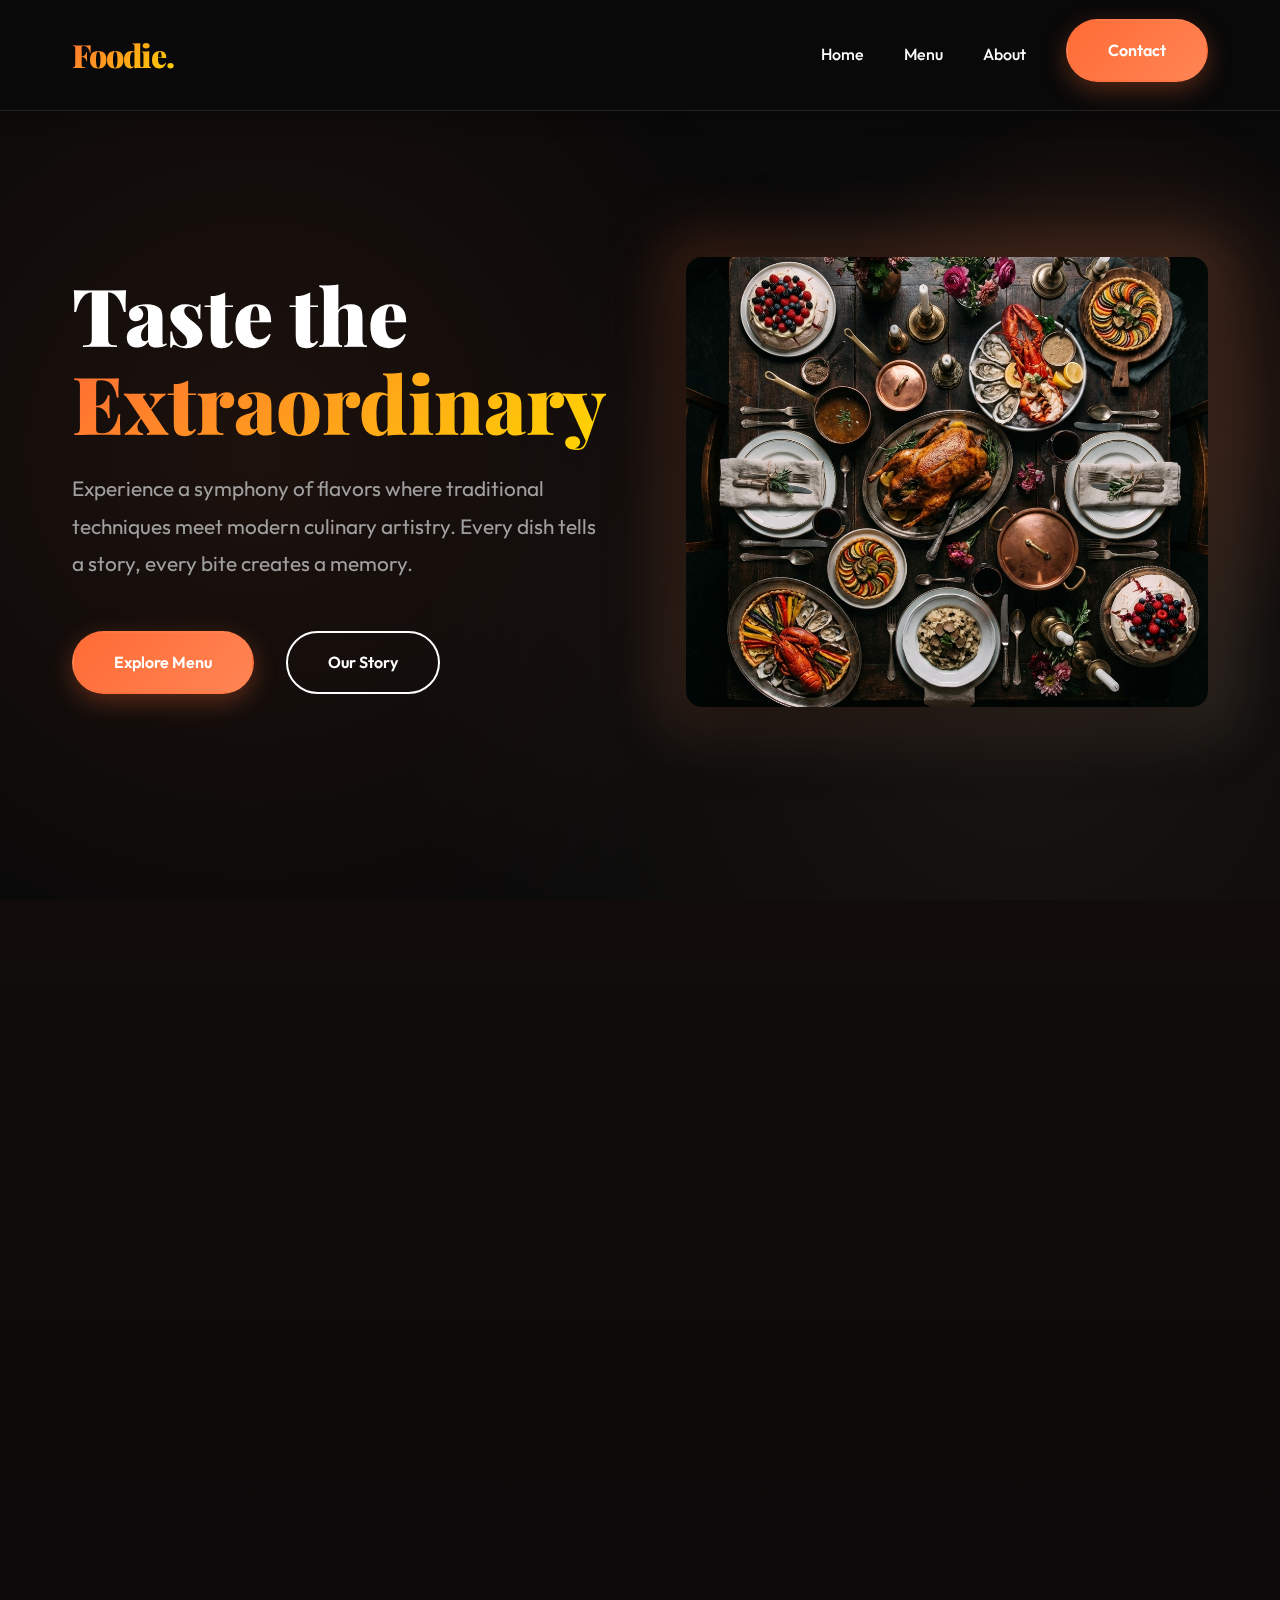
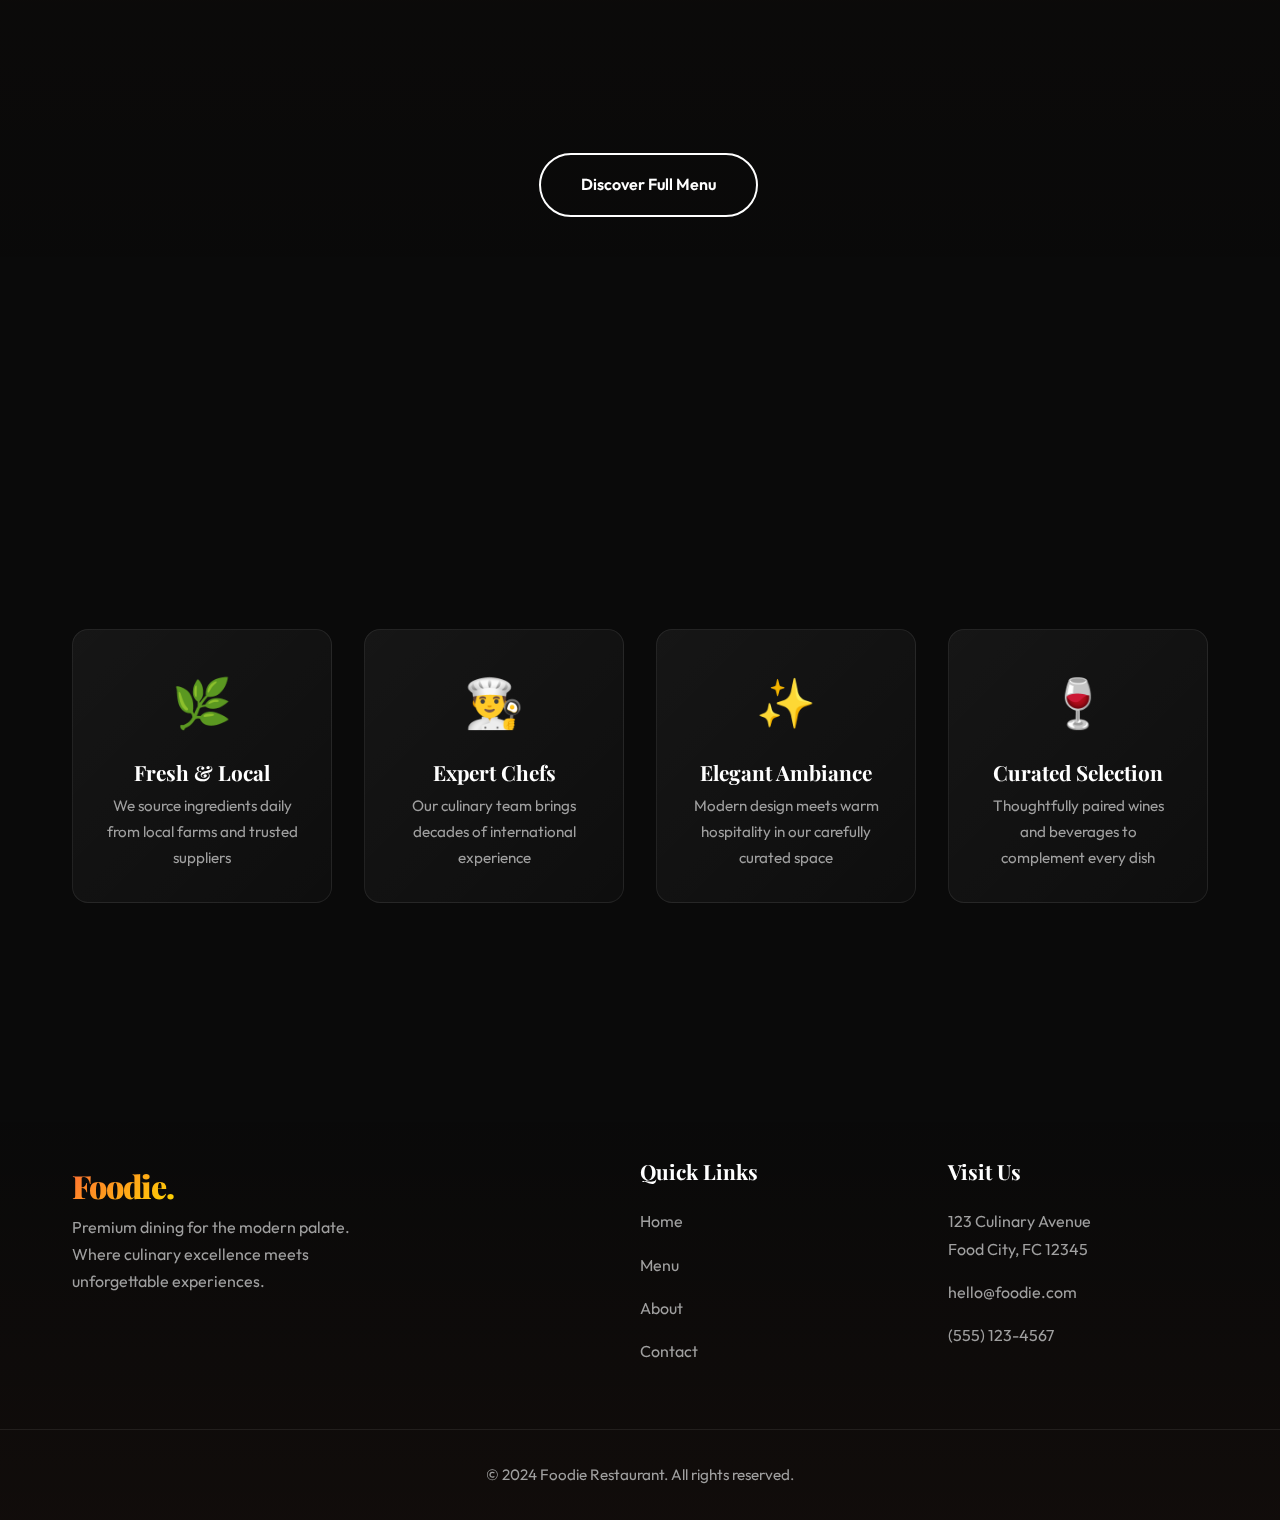
<file: foodie/index.html>
<!DOCTYPE html>
<html lang="en">

<head>
  <meta charset="utf-8">
  <meta name="viewport" content="width=device-width,initial-scale=1">
  <title>Foodie | Premium Culinary Experience</title>
  <link rel="stylesheet" href="style.css">
</head>

<body>
  <header id="main-header">
    <nav class="container">
      <a href="index.html" class="logo">Foodie.</a>
      <ul class="nav-links">
        <li><a href="index.html">Home</a></li>
        <li><a href="menu.html">Menu</a></li>
        <li><a href="about.html">About</a></li>
        <li><a href="contact.html" class="btn-primary">Contact</a></li>
      </ul>
      <button class="mobile-toggle" aria-label="Toggle navigation">
        <span class="bar"></span>
        <span class="bar"></span>
        <span class="bar"></span>
      </button>
    </nav>
  </header>

  <main>
    <section id="hero">
      <div class="container hero-content">
        <div class="hero-text">
          <h1>Taste the <span class="highlight">Extraordinary</span></h1>
          <p>Experience a symphony of flavors where traditional techniques meet modern culinary artistry. Every dish
            tells a story, every bite creates a memory.</p>
          <div class="hero-btns">
            <a href="menu.html" class="btn-primary">Explore Menu</a>
            <a href="about.html" class="btn-secondary">Our Story</a>
          </div>
        </div>

        <div class="hero-image-wrapper">
          <img src="images/hero.png" alt="Exquisite plated dish" />
        </div>
      </div>
    </section>

    <section id="featured"
      style="padding:6rem 0; background: linear-gradient(180deg, rgba(255,107,53,0.03), transparent);">
      <div class="container">
        <div class="section-header">
          <h2>Chef's Signature Selection</h2>
          <p>Handpicked masterpieces that define our culinary philosophy. These are the dishes our guests return for,
            time and time again.</p>
        </div>

        <div class="menu-grid">
          <article class="menu-item" data-category="mains">
            <div class="menu-img-wrapper">
              <img src="images/steak.png" alt="Premium ribeye steak" />
            </div>
            <div class="menu-info">
              <h3>Cast Iron Ribeye <span class="price">$28</span></h3>
              <p>Premium 12oz ribeye, aged to perfection, served with herb-infused butter, roasted baby potatoes, and
                seasonal vegetables.</p>
            </div>
          </article>

          <article class="menu-item" data-category="mains">
            <div class="menu-img-wrapper">
              <img src="images/pasta.svg" alt="Artisan pasta" />
            </div>
            <div class="menu-info">
              <h3>Truffle Mushroom Pasta <span class="price">$18</span></h3>
              <p>Hand-cut artisan pasta tossed with wild forest mushrooms, aged parmesan, and finished with premium
                truffle oil.</p>
            </div>
          </article>

          <article class="menu-item" data-category="desserts">
            <div class="menu-img-wrapper">
              <img src="images/dessert.svg" alt="Elegant dessert" />
            </div>
            <div class="menu-info">
              <h3>Honey Almond Panna Cotta <span class="price">$10</span></h3>
              <p>Silky smooth Italian panna cotta infused with honey, topped with toasted almonds and seasonal fruit
                compote.</p>
            </div>
          </article>
        </div>

        <div style="text-align:center; margin-top:3rem;">
          <a href="menu.html" class="btn-secondary">Discover Full Menu</a>
        </div>
      </div>
    </section>

    <section style="padding:6rem 0;">
      <div class="container">
        <div class="section-header">
          <h2>Why Choose Foodie</h2>
          <p>We're committed to excellence in every aspect of your dining experience</p>
        </div>

        <div class="values-grid">
          <div class="value-card">
            <div class="value-icon">🌿</div>
            <h4>Fresh & Local</h4>
            <p>We source ingredients daily from local farms and trusted suppliers</p>
          </div>

          <div class="value-card">
            <div class="value-icon">👨‍🍳</div>
            <h4>Expert Chefs</h4>
            <p>Our culinary team brings decades of international experience</p>
          </div>

          <div class="value-card">
            <div class="value-icon">✨</div>
            <h4>Elegant Ambiance</h4>
            <p>Modern design meets warm hospitality in our carefully curated space</p>
          </div>

          <div class="value-card">
            <div class="value-icon">🍷</div>
            <h4>Curated Selection</h4>
            <p>Thoughtfully paired wines and beverages to complement every dish</p>
          </div>
        </div>
      </div>
    </section>
  </main>

  <footer>
    <div class="container footer-content">
      <div class="footer-brand">
        <a href="index.html" class="logo">Foodie.</a>
        <p>Premium dining for the modern palate. Where culinary excellence meets unforgettable experiences.</p>
      </div>
      <div class="footer-links">
        <h4>Quick Links</h4>
        <ul>
          <li><a href="index.html">Home</a></li>
          <li><a href="menu.html">Menu</a></li>
          <li><a href="about.html">About</a></li>
          <li><a href="contact.html">Contact</a></li>
        </ul>
      </div>
      <div class="footer-contact">
        <h4>Visit Us</h4>
        <p>123 Culinary Avenue<br>Food City, FC 12345</p>
        <p>hello@foodie.com</p>
        <p>(555) 123-4567</p>
      </div>
    </div>
    <div class="footer-bottom">
      <p>&copy; 2024 Foodie Restaurant. All rights reserved.</p>
    </div>
  </footer>

  <script src="script.js"></script>
</body>

</html>
</file>
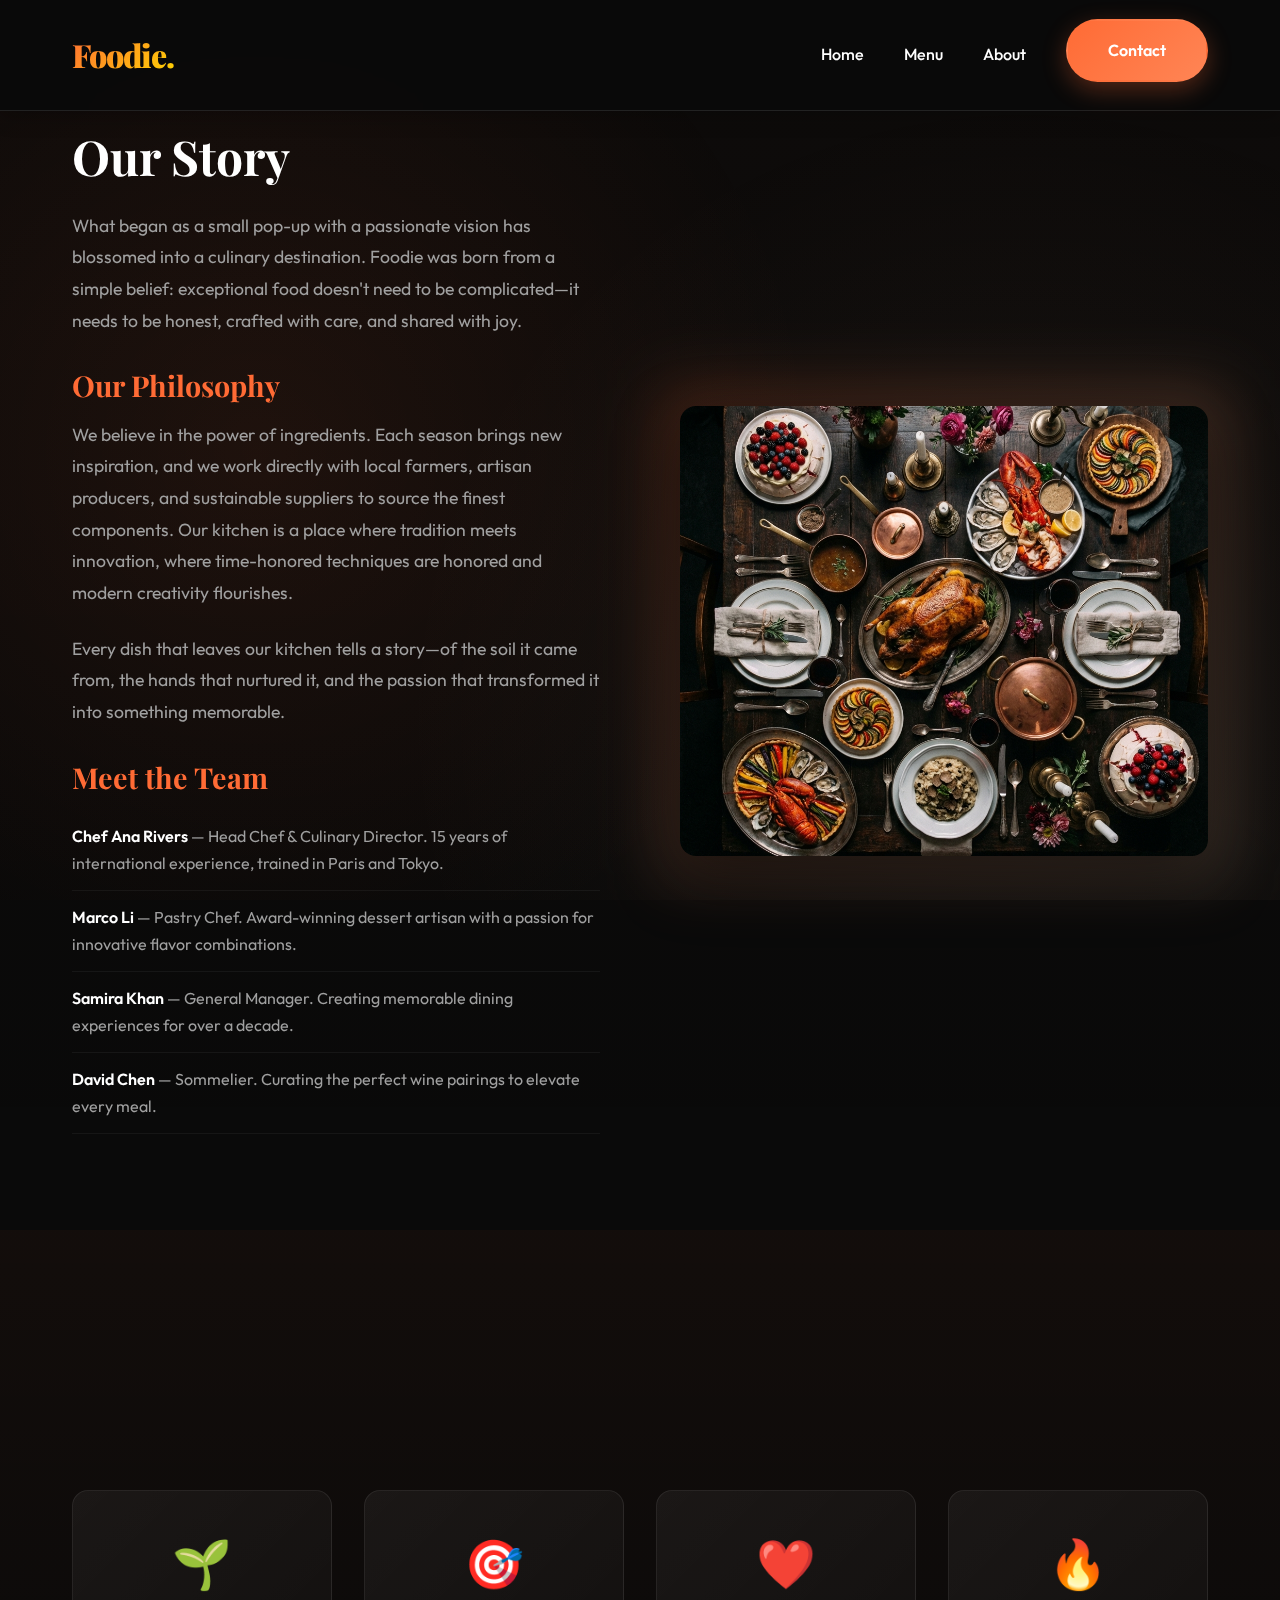
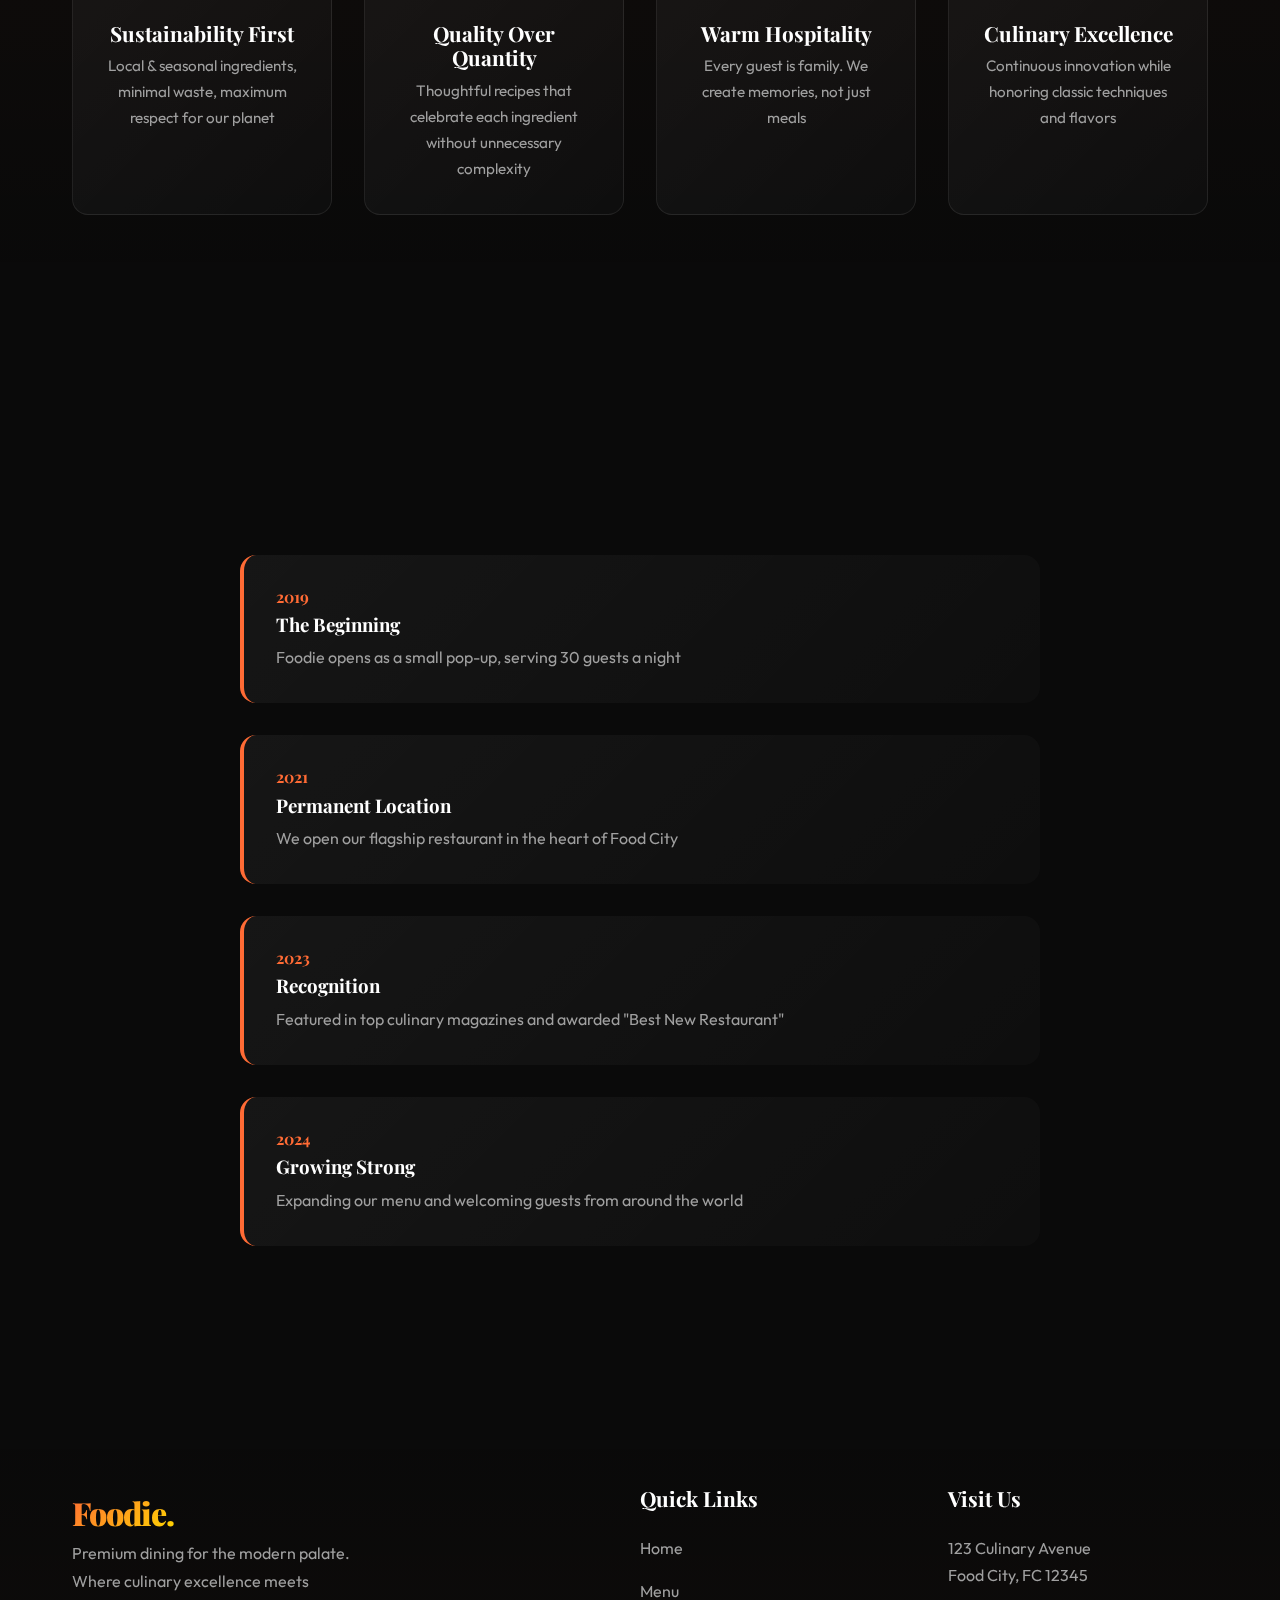
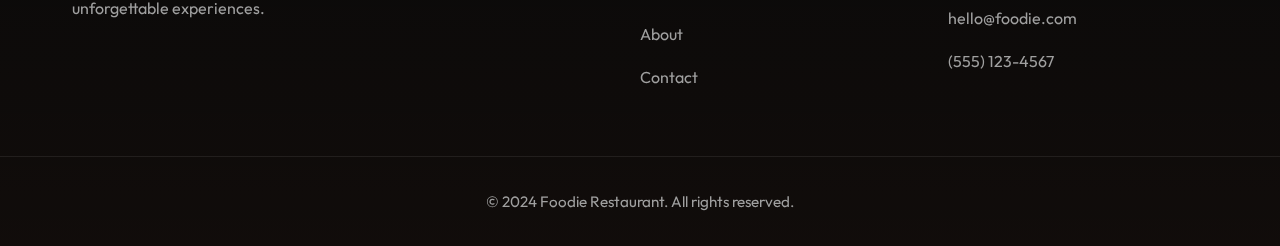
<file: foodie/about.html>
<!DOCTYPE html>
<html lang="en">

<head>
  <meta charset="utf-8">
  <meta name="viewport" content="width=device-width,initial-scale=1">
  <title>About Us — Foodie</title>
  <link rel="stylesheet" href="style.css">
</head>

<body>
  <header id="main-header">
    <nav class="container">
      <a href="index.html" class="logo">Foodie.</a>
      <ul class="nav-links">
        <li><a href="index.html">Home</a></li>
        <li><a href="menu.html">Menu</a></li>
        <li><a href="about.html">About</a></li>
        <li><a href="contact.html" class="btn-primary">Contact</a></li>
      </ul>
      <button class="mobile-toggle" aria-label="Toggle navigation">
        <span class="bar"></span>
        <span class="bar"></span>
        <span class="bar"></span>
      </button>
    </nav>
  </header>

  <main>
    <section id="about" style="padding:8rem 0 6rem;">
      <div class="container about-content">
        <div class="about-text">
          <h2>Our Story</h2>
          <p>What began as a small pop-up with a passionate vision has blossomed into a culinary destination. Foodie was
            born from a simple belief: exceptional food doesn't need to be complicated—it needs to be honest, crafted
            with care, and shared with joy.</p>

          <h3>Our Philosophy</h3>
          <p>We believe in the power of ingredients. Each season brings new inspiration, and we work directly with local
            farmers, artisan producers, and sustainable suppliers to source the finest components. Our kitchen is a
            place where tradition meets innovation, where time-honored techniques are honored and modern creativity
            flourishes.</p>

          <p>Every dish that leaves our kitchen tells a story—of the soil it came from, the hands that nurtured it, and
            the passion that transformed it into something memorable.</p>

          <h3>Meet the Team</h3>
          <ul>
            <li><strong>Chef Ana Rivers</strong> — Head Chef & Culinary Director. 15 years of international experience,
              trained in Paris and Tokyo.</li>
            <li><strong>Marco Li</strong> — Pastry Chef. Award-winning dessert artisan with a passion for innovative
              flavor combinations.</li>
            <li><strong>Samira Khan</strong> — General Manager. Creating memorable dining experiences for over a decade.
            </li>
            <li><strong>David Chen</strong> — Sommelier. Curating the perfect wine pairings to elevate every meal.</li>
          </ul>
        </div>

        <div class="about-image-wrapper">
          <img src="images/hero.png" alt="Our chef carefully plating a masterpiece" />
        </div>
      </div>
    </section>

    <section style="padding:5rem 0; background:linear-gradient(180deg, rgba(255,107,53,0.04), transparent);">
      <div class="container">
        <div class="section-header">
          <h2>Our Core Values</h2>
          <p>The principles that guide everything we do</p>
        </div>
        <div class="values-grid">
          <div class="value-card">
            <div class="value-icon">🌱</div>
            <h4>Sustainability First</h4>
            <p>Local & seasonal ingredients, minimal waste, maximum respect for our planet</p>
          </div>
          <div class="value-card">
            <div class="value-icon">🎯</div>
            <h4>Quality Over Quantity</h4>
            <p>Thoughtful recipes that celebrate each ingredient without unnecessary complexity</p>
          </div>
          <div class="value-card">
            <div class="value-icon">❤️</div>
            <h4>Warm Hospitality</h4>
            <p>Every guest is family. We create memories, not just meals</p>
          </div>
          <div class="value-card">
            <div class="value-icon">🔥</div>
            <h4>Culinary Excellence</h4>
            <p>Continuous innovation while honoring classic techniques and flavors</p>
          </div>
        </div>
      </div>
    </section>

    <section style="padding:5rem 0;">
      <div class="container">
        <div class="section-header">
          <h2>Our Journey</h2>
          <p>Milestones that shaped who we are today</p>
        </div>
        <div style="max-width: 800px; margin: 0 auto;">
          <div
            style="padding: 2rem; margin-bottom: 2rem; background: linear-gradient(135deg, rgba(255,255,255,0.05), rgba(255,255,255,0.02)); border-radius: 16px; border-left: 4px solid var(--color-primary);">
            <h4 style="color: var(--color-primary); margin-bottom: 0.5rem;">2019</h4>
            <h3 style="margin-bottom: 0.5rem;">The Beginning</h3>
            <p style="color: var(--color-text-muted);">Foodie opens as a small pop-up, serving 30 guests a night</p>
          </div>
          <div
            style="padding: 2rem; margin-bottom: 2rem; background: linear-gradient(135deg, rgba(255,255,255,0.05), rgba(255,255,255,0.02)); border-radius: 16px; border-left: 4px solid var(--color-primary);">
            <h4 style="color: var(--color-primary); margin-bottom: 0.5rem;">2021</h4>
            <h3 style="margin-bottom: 0.5rem;">Permanent Location</h3>
            <p style="color: var(--color-text-muted);">We open our flagship restaurant in the heart of Food City</p>
          </div>
          <div
            style="padding: 2rem; margin-bottom: 2rem; background: linear-gradient(135deg, rgba(255,255,255,0.05), rgba(255,255,255,0.02)); border-radius: 16px; border-left: 4px solid var(--color-primary);">
            <h4 style="color: var(--color-primary); margin-bottom: 0.5rem;">2023</h4>
            <h3 style="margin-bottom: 0.5rem;">Recognition</h3>
            <p style="color: var(--color-text-muted);">Featured in top culinary magazines and awarded "Best New
              Restaurant"</p>
          </div>
          <div
            style="padding: 2rem; background: linear-gradient(135deg, rgba(255,255,255,0.05), rgba(255,255,255,0.02)); border-radius: 16px; border-left: 4px solid var(--color-primary);">
            <h4 style="color: var(--color-primary); margin-bottom: 0.5rem;">2024</h4>
            <h3 style="margin-bottom: 0.5rem;">Growing Strong</h3>
            <p style="color: var(--color-text-muted);">Expanding our menu and welcoming guests from around the world</p>
          </div>
        </div>
      </div>
    </section>
  </main>

  <footer>
    <div class="container footer-content">
      <div class="footer-brand">
        <a href="index.html" class="logo">Foodie.</a>
        <p>Premium dining for the modern palate. Where culinary excellence meets unforgettable experiences.</p>
      </div>
      <div class="footer-links">
        <h4>Quick Links</h4>
        <ul>
          <li><a href="index.html">Home</a></li>
          <li><a href="menu.html">Menu</a></li>
          <li><a href="about.html">About</a></li>
          <li><a href="contact.html">Contact</a></li>
        </ul>
      </div>
      <div class="footer-contact">
        <h4>Visit Us</h4>
        <p>123 Culinary Avenue<br>Food City, FC 12345</p>
        <p>hello@foodie.com</p>
        <p>(555) 123-4567</p>
      </div>
    </div>
    <div class="footer-bottom">
      <p>&copy; 2024 Foodie Restaurant. All rights reserved.</p>
    </div>
  </footer>

  <script src="script.js"></script>
</body>

</html>
</file>
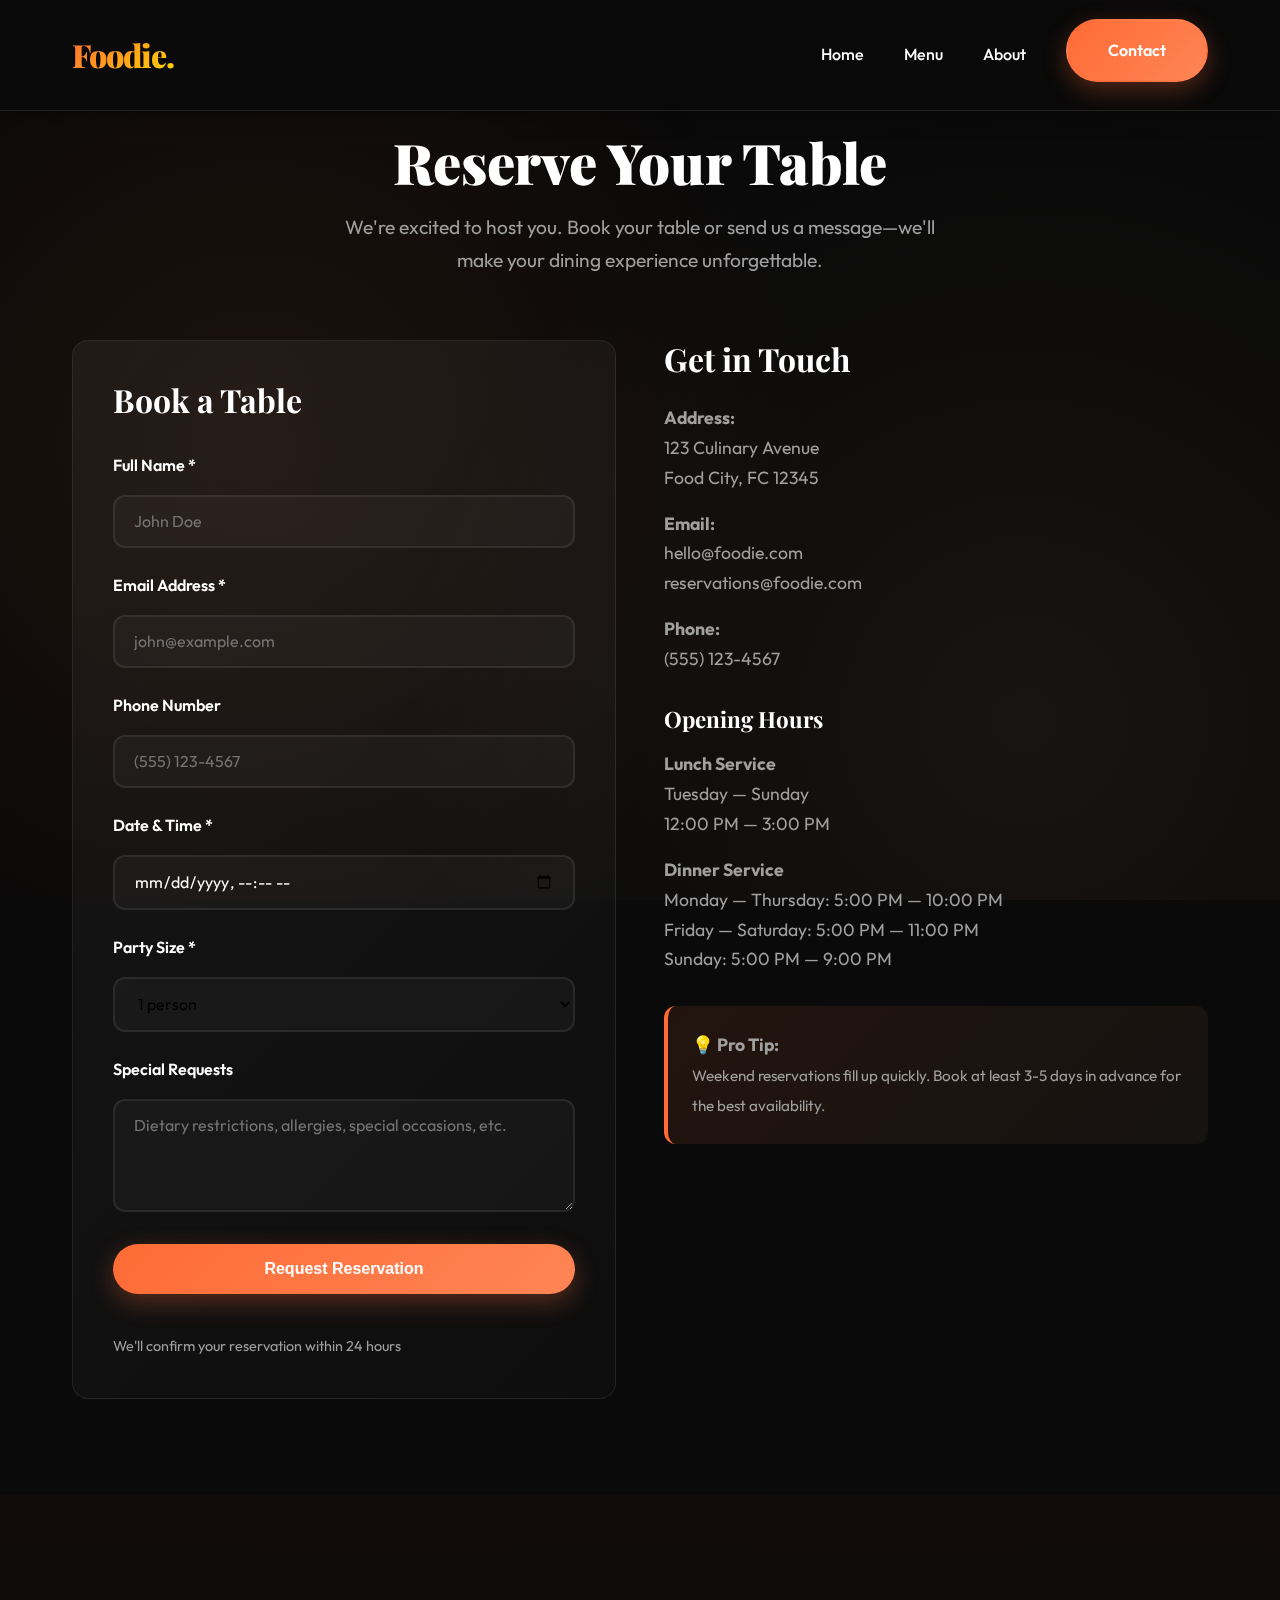
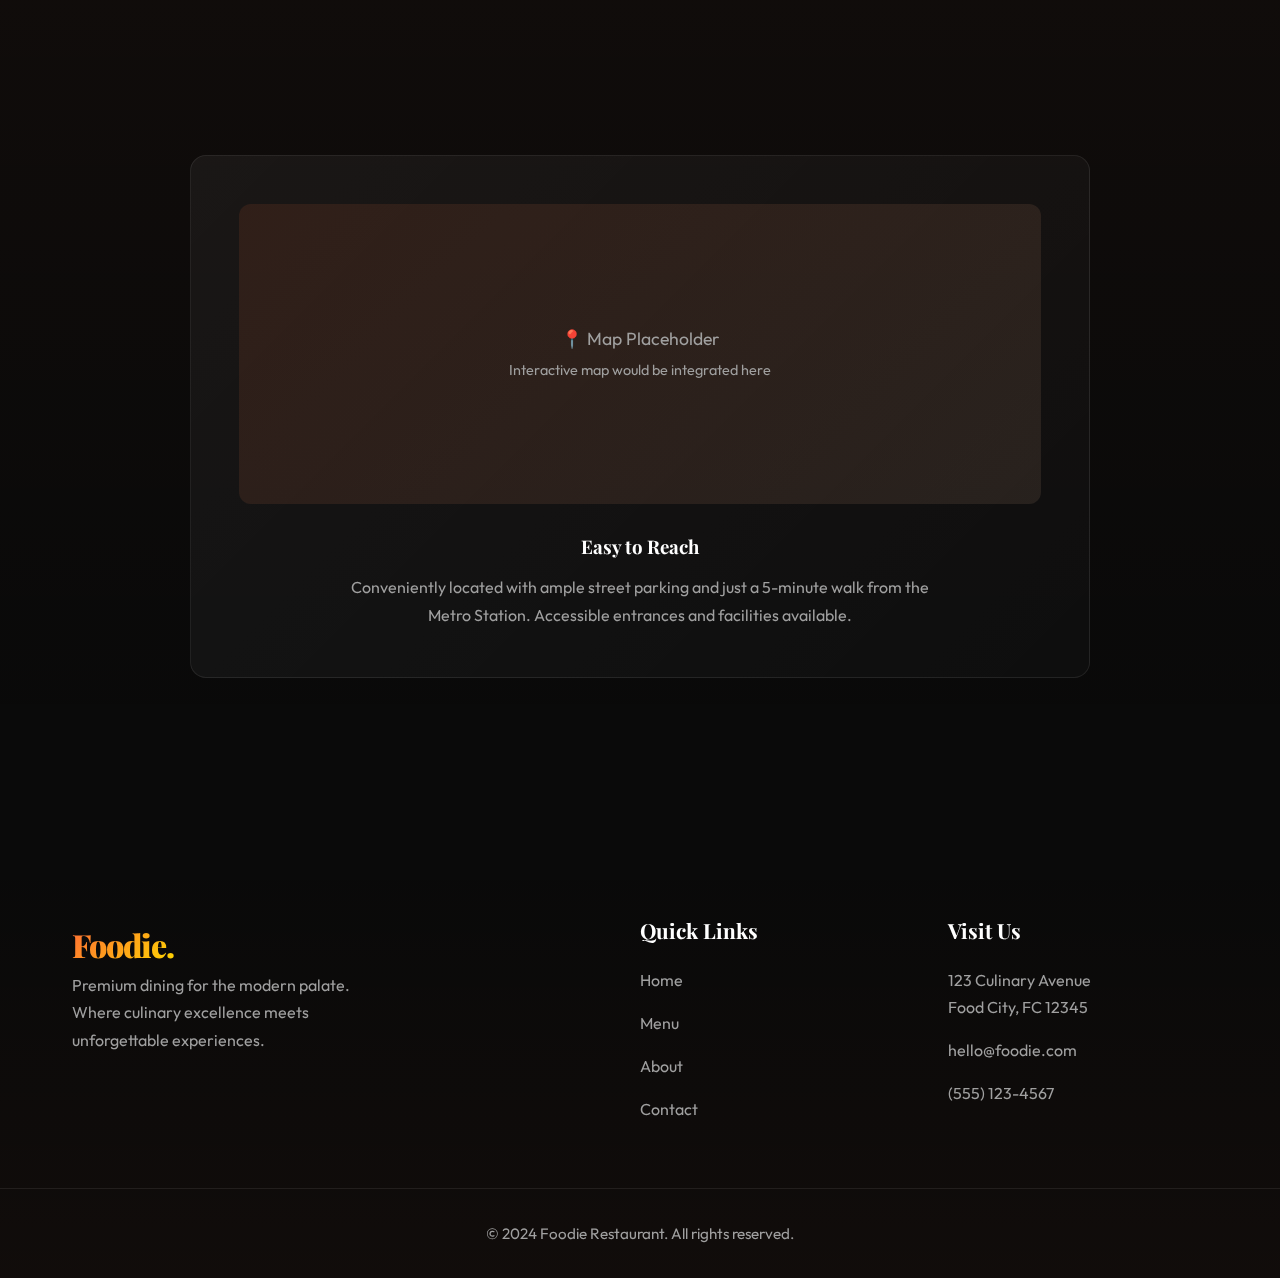
<file: foodie/contact.html>
<!DOCTYPE html>
<html lang="en">

<head>
  <meta charset="utf-8">
  <meta name="viewport" content="width=device-width,initial-scale=1">
  <title>Contact & Reservations — Foodie</title>
  <link rel="stylesheet" href="style.css">
</head>

<body>
  <header id="main-header">
    <nav class="container">
      <a href="index.html" class="logo">Foodie.</a>
      <ul class="nav-links">
        <li><a href="index.html">Home</a></li>
        <li><a href="menu.html">Menu</a></li>
        <li><a href="about.html">About</a></li>
        <li><a href="contact.html" class="btn-primary">Contact</a></li>
      </ul>
      <button class="mobile-toggle" aria-label="Toggle navigation">
        <span class="bar"></span>
        <span class="bar"></span>
        <span class="bar"></span>
      </button>
    </nav>
  </header>

  <main>
    <section style="padding:8rem 0 6rem;">
      <div class="container">
        <div class="section-header">
          <h2>Reserve Your Table</h2>
          <p>We're excited to host you. Book your table or send us a message—we'll make your dining experience
            unforgettable.</p>
        </div>

        <div class="contact-grid">
          <div class="contact-form-wrapper">
            <h3>Book a Table</h3>
            <form id="contact-form" class="contact-form">
              <div class="form-group">
                <label for="full-name">Full Name *</label>
                <input id="full-name" type="text" placeholder="John Doe" required>
              </div>

              <div class="form-group">
                <label for="email">Email Address *</label>
                <input id="email" type="email" placeholder="john@example.com" required>
              </div>

              <div class="form-group">
                <label for="phone">Phone Number</label>
                <input id="phone" type="text" placeholder="(555) 123-4567">
              </div>

              <div class="form-group">
                <label for="res-date">Date & Time *</label>
                <input id="res-date" type="datetime-local" required>
              </div>

              <div class="form-group text-black">
                <label for="party-size">Party Size *</label>
                <select id="party-size">
                  <option>1 person</option>
                  <option>2 people</option>
                  <option>3 people</option>
                  <option>4 people</option>
                  <option>5 people</option>
                  <option>6+ people</option>
                </select>
              </div>

              <div class="form-group">
                <label for="notes">Special Requests</label>
                <textarea id="notes" rows="4"
                  placeholder="Dietary restrictions, allergies, special occasions, etc."></textarea>
              </div>

              <button type="submit" class="btn-primary">Request Reservation</button>
              <p style="font-size: 0.9rem; color: var(--color-text-muted); margin-top: 1rem;">We'll confirm your
                reservation within 24 hours</p>
            </form>
          </div>

          <aside class="contact-info">
            <h3>Get in Touch</h3>
            <p><strong>Address:</strong><br>123 Culinary Avenue<br>Food City, FC 12345</p>

            <p><strong>Email:</strong><br>hello@foodie.com<br>reservations@foodie.com</p>

            <p><strong>Phone:</strong><br>(555) 123-4567</p>

            <h4>Opening Hours</h4>
            <p><strong>Lunch Service</strong><br>Tuesday — Sunday<br>12:00 PM — 3:00 PM</p>

            <p><strong>Dinner Service</strong><br>Monday — Thursday: 5:00 PM — 10:00 PM<br>Friday — Saturday: 5:00 PM —
              11:00 PM<br>Sunday: 5:00 PM — 9:00 PM</p>

            <p
              style="margin-top: 2rem; padding: 1.5rem; background: linear-gradient(135deg, rgba(255,107,53,0.1), rgba(247,197,159,0.05)); border-radius: 12px; border-left: 4px solid var(--color-primary);">
              <strong>💡 Pro Tip:</strong><br>
              <span style="font-size: 0.95rem;">Weekend reservations fill up quickly. Book at least 3-5 days in advance
                for the best availability.</span>
            </p>
          </aside>
        </div>
      </div>
    </section>

    <section style="padding:5rem 0; background:linear-gradient(180deg, rgba(255,107,53,0.03), transparent);">
      <div class="container">
        <div class="section-header">
          <h2>Find Us</h2>
          <p>Located in the heart of Food City's culinary district</p>
        </div>
        <div style="max-width: 900px; margin: 0 auto; text-align: center;">
          <div
            style="background: linear-gradient(135deg, rgba(255,255,255,0.05), rgba(255,255,255,0.02)); padding: 3rem; border-radius: 16px; border: 1px solid rgba(255,255,255,0.08);">
            <div
              style="width: 100%; height: 300px; background: linear-gradient(135deg, rgba(255,107,53,0.1), rgba(247,197,159,0.1)); border-radius: 12px; display: flex; align-items: center; justify-content: center; margin-bottom: 2rem;">
              <p style="color: var(--color-text-muted); font-size: 1.1rem;">📍 Map Placeholder<br><span
                  style="font-size: 0.9rem;">Interactive map would be integrated here</span></p>
            </div>
            <h3 style="margin-bottom: 1rem;">Easy to Reach</h3>
            <p style="color: var(--color-text-muted); max-width: 600px; margin: 0 auto;">
              Conveniently located with ample street parking and just a 5-minute walk from the Metro Station. Accessible
              entrances and facilities available.
            </p>
          </div>
        </div>
      </div>
    </section>
  </main>

  <footer>
    <div class="container footer-content">
      <div class="footer-brand">
        <a href="index.html" class="logo">Foodie.</a>
        <p>Premium dining for the modern palate. Where culinary excellence meets unforgettable experiences.</p>
      </div>
      <div class="footer-links">
        <h4>Quick Links</h4>
        <ul>
          <li><a href="index.html">Home</a></li>
          <li><a href="menu.html">Menu</a></li>
          <li><a href="about.html">About</a></li>
          <li><a href="contact.html">Contact</a></li>
        </ul>
      </div>
      <div class="footer-contact">
        <h4>Visit Us</h4>
        <p>123 Culinary Avenue<br>Food City, FC 12345</p>
        <p>hello@foodie.com</p>
        <p>(555) 123-4567</p>
      </div>
    </div>
    <div class="footer-bottom">
      <p>&copy; 2024 Foodie Restaurant. All rights reserved.</p>
    </div>
  </footer>

  <script src="script.js"></script>
</body>

</html>
</file>
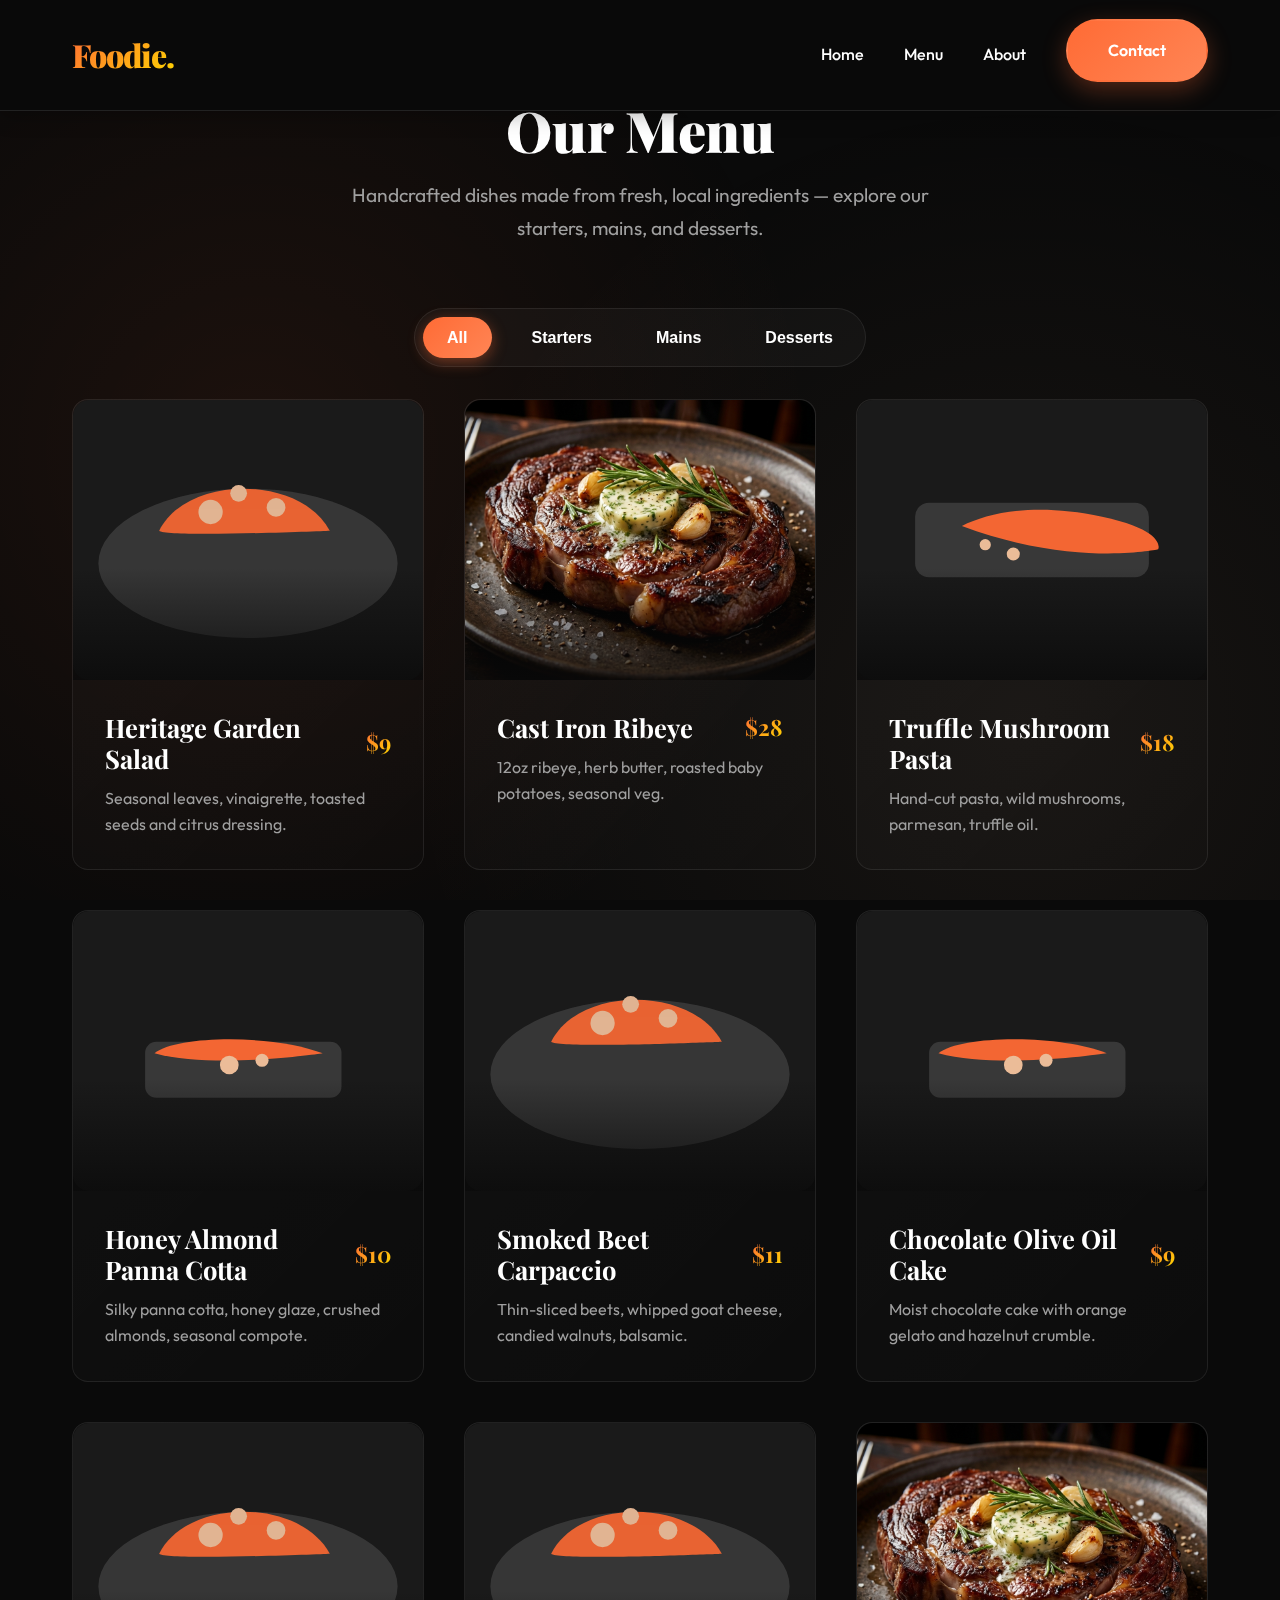
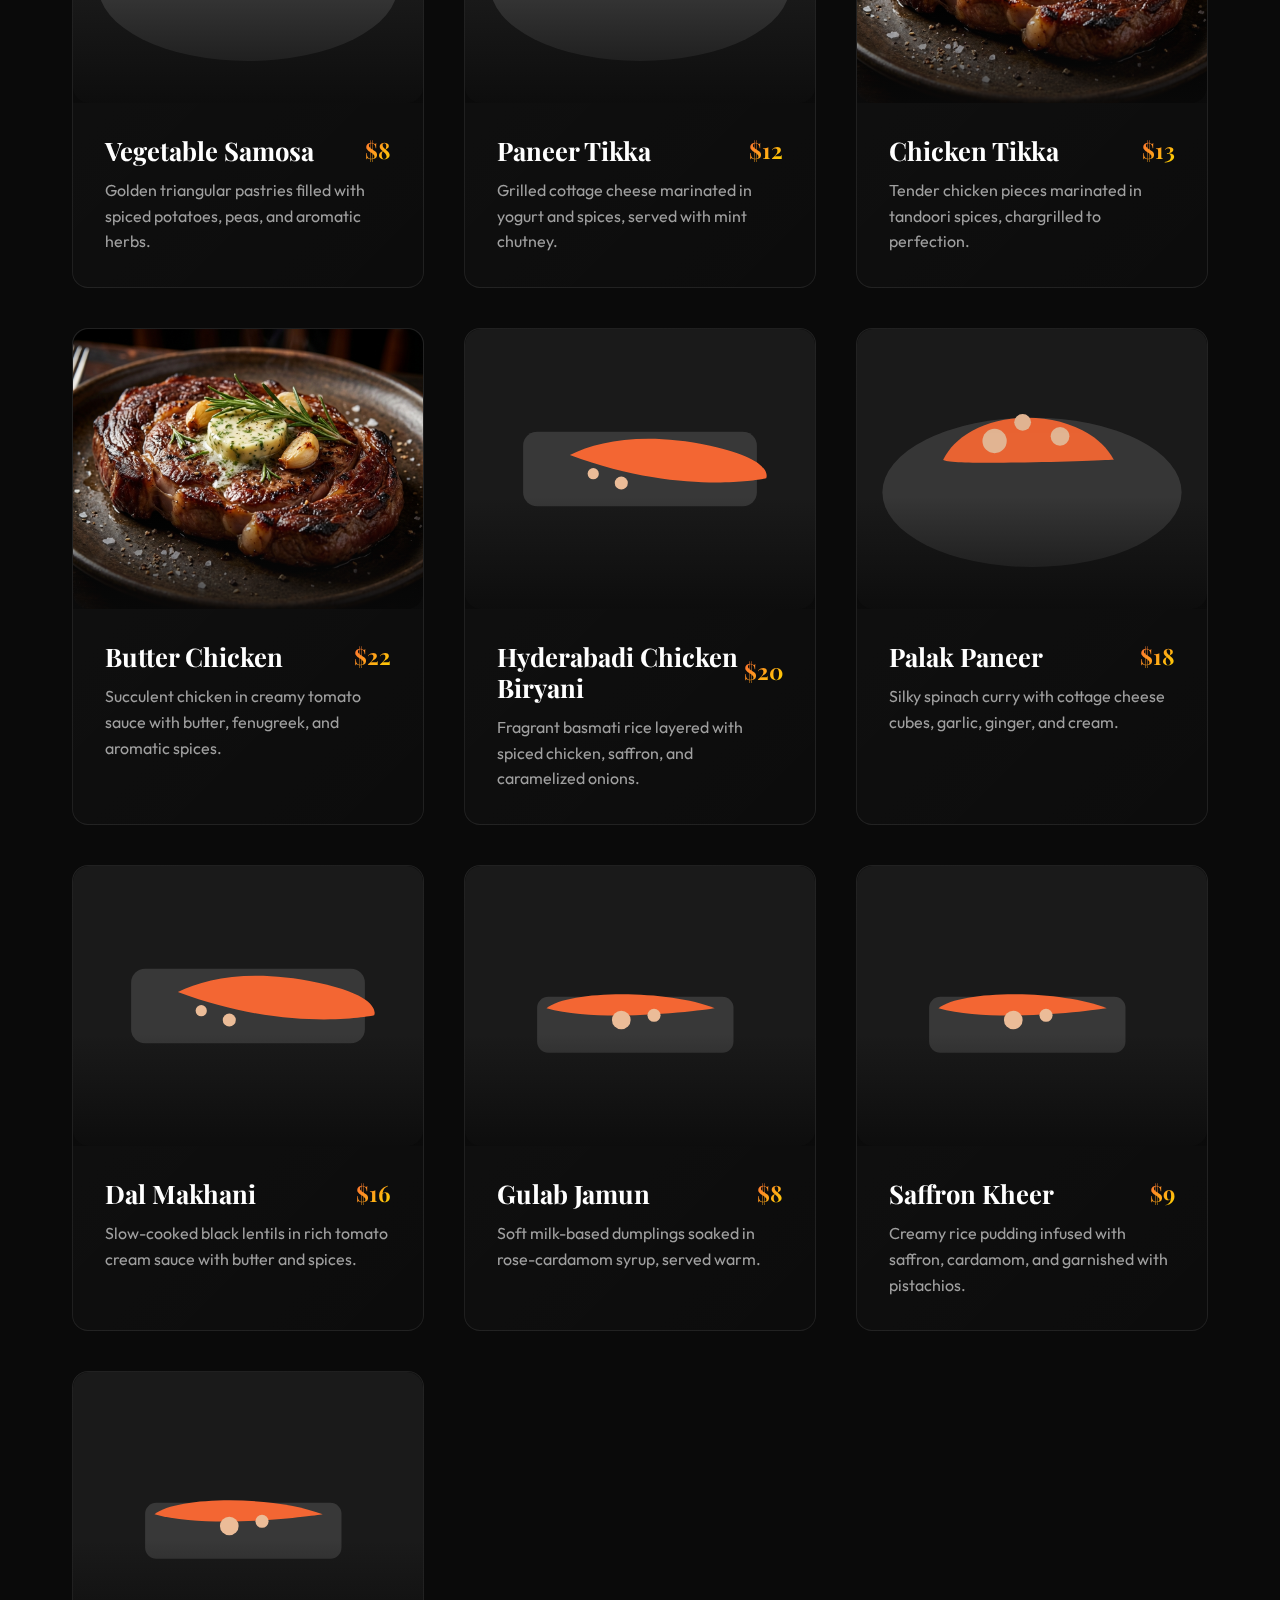
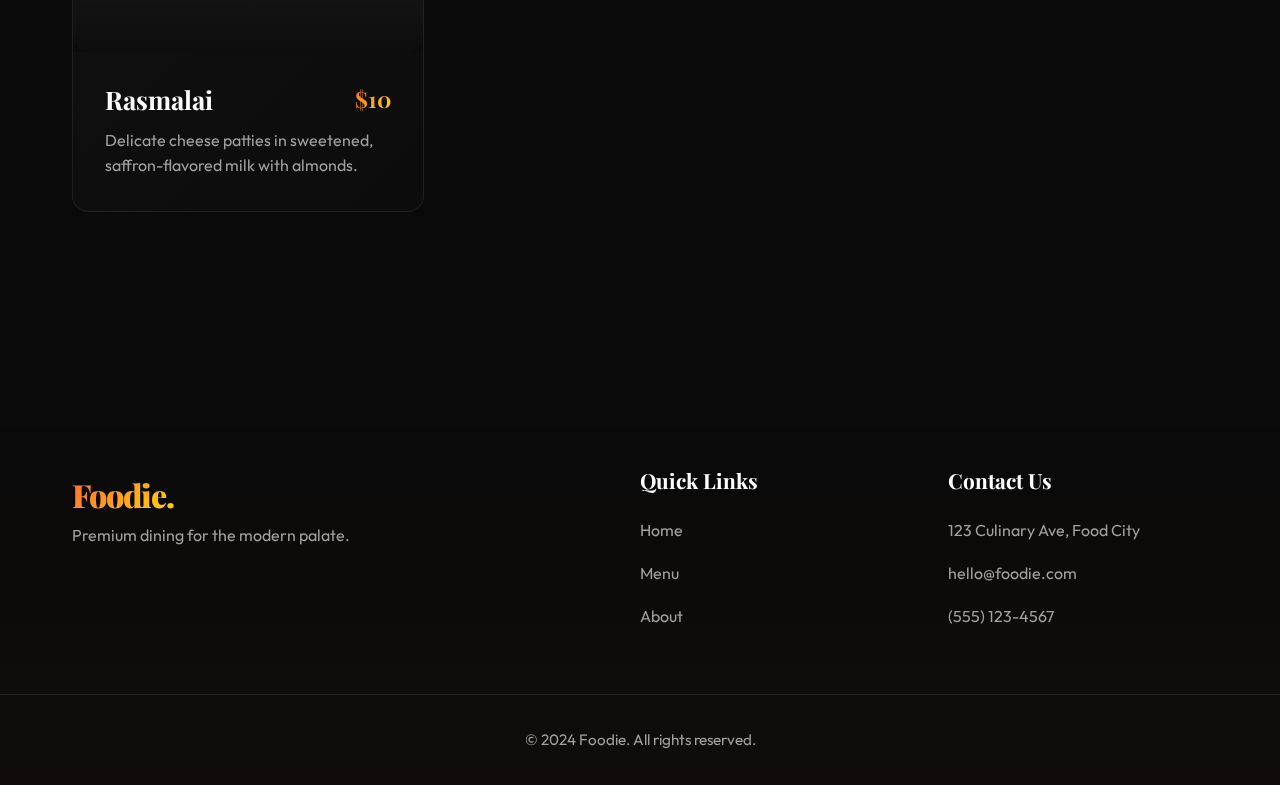
<file: foodie/menu.html>
<!DOCTYPE html>
<html lang="en">

<head>
  <meta charset="utf-8">
  <meta name="viewport" content="width=device-width,initial-scale=1">
  <title>Menu — Foodie</title>
  <link rel="stylesheet" href="style.css">
</head>

<body>
  <header id="main-header">
    <nav class="container">
      <a href="index.html" class="logo">Foodie.</a>
      <ul class="nav-links">
        <li><a href="index.html">Home</a></li>
        <li><a href="menu.html">Menu</a></li>
        <li><a href="about.html">About</a></li>
        <li><a href="contact.html" class="btn-primary">Contact</a></li>
      </ul>
      <button class="mobile-toggle" aria-label="Toggle navigation">
        <span class="bar"></span>
        <span class="bar"></span>
        <span class="bar"></span>
      </button>
    </nav>
  </header>

  <main>
    <section id="menu">
      <div class="container">
        <div class="section-header">
          <h2>Our Menu</h2>
          <p>Handcrafted dishes made from fresh, local ingredients — explore our starters, mains, and desserts.</p>
        </div>

        <div class="menu-controls" style="text-align:center; margin-bottom:2rem;">
          <div class="menu-filters" role="tablist" aria-label="Menu filters">
            <button class="filter-btn active" data-filter="all" role="tab" aria-selected="true">All</button>
            <button class="filter-btn" data-filter="starters" role="tab" aria-selected="false">Starters</button>
            <button class="filter-btn" data-filter="mains" role="tab" aria-selected="false">Mains</button>
            <button class="filter-btn" data-filter="desserts" role="tab" aria-selected="false">Desserts</button>
          </div>
        </div>

        <div class="menu-grid" aria-live="polite">
          <article class="menu-item" data-category="starters">
            <div class="menu-img-wrapper">
              <img src="images/salad.svg" alt="Greens and fresh salad" />
            </div>
            <div class="menu-info">
              <h3>Heritage Garden Salad <span class="price">$9</span></h3>
              <p>Seasonal leaves, vinaigrette, toasted seeds and citrus dressing.</p>
            </div>
          </article>

          <article class="menu-item" data-category="mains">
            <div class="menu-img-wrapper">
              <img src="images/steak.png" alt="Seared steak on plate" />
            </div>
            <div class="menu-info">
              <h3>Cast Iron Ribeye <span class="price">$28</span></h3>
              <p>12oz ribeye, herb butter, roasted baby potatoes, seasonal veg.</p>
            </div>
          </article>

          <article class="menu-item" data-category="mains">
            <div class="menu-img-wrapper">
              <img src="images/pasta.svg" alt="Creamy pasta" />
            </div>
            <div class="menu-info">
              <h3>Truffle Mushroom Pasta <span class="price">$18</span></h3>
              <p>Hand-cut pasta, wild mushrooms, parmesan, truffle oil.</p>
            </div>
          </article>

          <article class="menu-item" data-category="desserts">
            <div class="menu-img-wrapper">
              <img src="images/dessert.svg" alt="Dessert plate" />
            </div>
            <div class="menu-info">
              <h3>Honey Almond Panna Cotta <span class="price">$10</span></h3>
              <p>Silky panna cotta, honey glaze, crushed almonds, seasonal compote.</p>
            </div>
          </article>

          <article class="menu-item" data-category="starters">
            <div class="menu-img-wrapper">
              <img src="images/salad.svg" alt="Light starter plate" />
            </div>
            <div class="menu-info">
              <h3>Smoked Beet Carpaccio <span class="price">$11</span></h3>
              <p>Thin-sliced beets, whipped goat cheese, candied walnuts, balsamic.</p>
            </div>
          </article>

          <article class="menu-item" data-category="desserts">
            <div class="menu-img-wrapper">
              <img src="images/dessert.svg" alt="Mini dessert" />
            </div>
            <div class="menu-info">
              <h3>Chocolate Olive Oil Cake <span class="price">$9</span></h3>
              <p>Moist chocolate cake with orange gelato and hazelnut crumble.</p>
            </div>
          </article>

          <article class="menu-item" data-category="starters">
            <div class="menu-img-wrapper">
              <img src="images/salad.svg" alt="Crispy samosas" />
            </div>
            <div class="menu-info">
              <h3>Vegetable Samosa <span class="price">$8</span></h3>
              <p>Golden triangular pastries filled with spiced potatoes, peas, and aromatic herbs.</p>
            </div>
          </article>

          <article class="menu-item" data-category="starters">
            <div class="menu-img-wrapper">
              <img src="images/salad.svg" alt="Paneer tikka skewers" />
            </div>
            <div class="menu-info">
              <h3>Paneer Tikka <span class="price">$12</span></h3>
              <p>Grilled cottage cheese marinated in yogurt and spices, served with mint chutney.</p>
            </div>
          </article>

          <article class="menu-item" data-category="starters">
            <div class="menu-img-wrapper">
              <img src="images/steak.png" alt="Chicken tikka" />
            </div>
            <div class="menu-info">
              <h3>Chicken Tikka <span class="price">$13</span></h3>
              <p>Tender chicken pieces marinated in tandoori spices, chargrilled to perfection.</p>
            </div>
          </article>

          <article class="menu-item" data-category="mains">
            <div class="menu-img-wrapper">
              <img src="images/steak.png" alt="Butter chicken curry" />
            </div>
            <div class="menu-info">
              <h3>Butter Chicken <span class="price">$22</span></h3>
              <p>Succulent chicken in creamy tomato sauce with butter, fenugreek, and aromatic spices.</p>
            </div>
          </article>

          <article class="menu-item" data-category="mains">
            <div class="menu-img-wrapper">
              <img src="images/pasta.svg" alt="Biryani rice dish" />
            </div>
            <div class="menu-info">
              <h3>Hyderabadi Chicken Biryani <span class="price">$20</span></h3>
              <p>Fragrant basmati rice layered with spiced chicken, saffron, and caramelized onions.</p>
            </div>
          </article>

          <article class="menu-item" data-category="mains">
            <div class="menu-img-wrapper">
              <img src="images/salad.svg" alt="Palak paneer curry" />
            </div>
            <div class="menu-info">
              <h3>Palak Paneer <span class="price">$18</span></h3>
              <p>Silky spinach curry with cottage cheese cubes, garlic, ginger, and cream.</p>
            </div>
          </article>

          <article class="menu-item" data-category="mains">
            <div class="menu-img-wrapper">
              <img src="images/pasta.svg" alt="Dal curry" />
            </div>
            <div class="menu-info">
              <h3>Dal Makhani <span class="price">$16</span></h3>
              <p>Slow-cooked black lentils in rich tomato cream sauce with butter and spices.</p>
            </div>
          </article>

          <article class="menu-item" data-category="desserts">
            <div class="menu-img-wrapper">
              <img src="images/dessert.svg" alt="Gulab jamun dessert" />
            </div>
            <div class="menu-info">
              <h3>Gulab Jamun <span class="price">$8</span></h3>
              <p>Soft milk-based dumplings soaked in rose-cardamom syrup, served warm.</p>
            </div>
          </article>

          <article class="menu-item" data-category="desserts">
            <div class="menu-img-wrapper">
              <img src="images/dessert.svg" alt="Kheer rice pudding" />
            </div>
            <div class="menu-info">
              <h3>Saffron Kheer <span class="price">$9</span></h3>
              <p>Creamy rice pudding infused with saffron, cardamom, and garnished with pistachios.</p>
            </div>
          </article>

          <article class="menu-item" data-category="desserts">
            <div class="menu-img-wrapper">
              <img src="images/dessert.svg" alt="Rasmalai dessert" />
            </div>
            <div class="menu-info">
              <h3>Rasmalai <span class="price">$10</span></h3>
              <p>Delicate cheese patties in sweetened, saffron-flavored milk with almonds.</p>
            </div>
          </article>
        </div>
      </div>
    </section>
  </main>

  <footer id="contact">
    <div class="container footer-content">
      <div class="footer-brand">
        <a href="index.html" class="logo">Foodie.</a>
        <p>Premium dining for the modern palate.</p>
      </div>
      <div class="footer-links">
        <h4>Quick Links</h4>
        <ul>
          <li><a href="index.html">Home</a></li>
          <li><a href="menu.html">Menu</a></li>
          <li><a href="about.html">About</a></li>
        </ul>
      </div>
      <div class="footer-contact">
        <h4>Contact Us</h4>
        <p>123 Culinary Ave, Food City</p>
        <p>hello@foodie.com</p>
        <p>(555) 123-4567</p>
      </div>
    </div>
    <div class="footer-bottom">
      <p>&copy; 2024 Foodie. All rights reserved.</p>
    </div>
  </footer>

  <script src="script.js"></script>
</body>

</html>
</file>
<file: foodie/style.css>
@import url('https://fonts.googleapis.com/css2?family=Playfair+Display:wght@400;700;900&family=Outfit:wght@300;400;600;700&display=swap');

:root {
    --color-bg: #0a0a0a;
    --color-surface: #1a1a1a;
    --color-primary: #ff6b35;
    --color-secondary: #f7c59f;
    --color-accent: #ffd700;
    --color-text: #ffffff;
    --color-text-muted: #a0a0a0;
    --font-heading: 'Playfair Display', serif;
    --font-body: 'Outfit', sans-serif;
    --transition: all 0.4s cubic-bezier(0.4, 0, 0.2, 1);
    --spacing-container: 2rem;
    --border-radius: 16px;
    --shadow-glow: 0 0 40px rgba(255, 107, 53, 0.15);
    --shadow-strong: 0 20px 60px rgba(0, 0, 0, 0.5);
}

* {
    margin: 0;
    padding: 0;
    box-sizing: border-box;
}

html {
    scroll-behavior: smooth;
}

body {
    font-family: var(--font-body);
    background-color: var(--color-bg);
    color: var(--color-text);
    line-height: 1.7;
    overflow-x: hidden;
    position: relative;
}

body::before {
    content: '';
    position: fixed;
    top: 0;
    left: 0;
    width: 100%;
    height: 100%;
    background: radial-gradient(circle at 20% 50%, rgba(255, 107, 53, 0.08) 0%, transparent 50%),
        radial-gradient(circle at 80% 80%, rgba(247, 197, 159, 0.06) 0%, transparent 50%);
    pointer-events: none;
    z-index: -1;
}

h1,
h2,
h3,
h4 {
    font-family: var(--font-heading);
    font-weight: 700;
    line-height: 1.2;
}

a {
    text-decoration: none;
    color: inherit;
    transition: var(--transition);
}

ul {
    list-style: none;
}

img {
    max-width: 100%;
    display: block;
    border-radius: var(--border-radius);
}

.container {
    max-width: 1200px;
    margin: 0 auto;
    padding: 0 var(--spacing-container);
}

/* Animated Background Elements */
@keyframes float {

    0%,
    100% {
        transform: translateY(0px) rotate(0deg);
    }

    50% {
        transform: translateY(-20px) rotate(5deg);
    }
}

@keyframes pulse {

    0%,
    100% {
        opacity: 0.5;
        transform: scale(1);
    }

    50% {
        opacity: 0.8;
        transform: scale(1.05);
    }
}

@keyframes shimmer {
    0% {
        background-position: -1000px 0;
    }

    100% {
        background-position: 1000px 0;
    }
}

/* Buttons */
.btn-primary,
.btn-secondary {
    display: inline-block;
    padding: 1rem 2.5rem;
    border-radius: 50px;
    font-weight: 600;
    cursor: pointer;
    transition: var(--transition);
    border: 2px solid transparent;
    position: relative;
    overflow: hidden;
    font-size: 1rem;
}

.btn-primary {
    background: linear-gradient(135deg, var(--color-primary), #ff8555);
    color: #fff;
    box-shadow: 0 8px 25px rgba(255, 107, 53, 0.3);
}

.btn-primary::before {
    content: '';
    position: absolute;
    top: 0;
    left: -100%;
    width: 100%;
    height: 100%;
    background: linear-gradient(90deg, transparent, rgba(255, 255, 255, 0.3), transparent);
    transition: var(--transition);
}

.btn-primary:hover::before {
    left: 100%;
}

.btn-primary:hover {
    transform: translateY(-3px);
    box-shadow: 0 12px 35px rgba(255, 107, 53, 0.5);
}

.btn-secondary {
    background-color: transparent;
    border: 2px solid var(--color-text);
    color: var(--color-text);
    margin-left: 1rem;
}

.btn-secondary:hover {
    background-color: var(--color-text);
    color: var(--color-bg);
    transform: translateY(-3px);
    box-shadow: 0 8px 20px rgba(255, 255, 255, 0.2);
}

/* Form Styles */
.contact-form {
    display: flex;
    flex-direction: column;
    gap: 1.5rem;
}

.form-group {
    display: flex;
    flex-direction: column;
    gap: 0.5rem;
}

.contact-form input[type="text"],
.contact-form input[type="email"],
.contact-form input[type="date"],
.contact-form input[type="datetime-local"],
.contact-form select,
.contact-form textarea,
input,
select,
textarea {
    width: 100%;
    padding: 0.9rem 1.2rem;
    border-radius: 12px;
    border: 2px solid rgba(255, 255, 255, 0.08);
    background: rgba(255, 255, 255, 0.03);
    color: var(--color-text);
    font-family: var(--font-body);
    font-size: 1rem;
    transition: var(--transition);
}

.contact-form input:focus,
.contact-form select:focus,
.contact-form textarea:focus {
    outline: none;
    border-color: var(--color-primary);
    background: rgba(255, 255, 255, 0.05);
    box-shadow: 0 0 0 3px rgba(255, 107, 53, 0.1);
}

.contact-form label {
    display: block;
    margin-bottom: 0.5rem;
    font-weight: 600;
    color: var(--color-text);
}

.contact-form button[type="submit"] {
    margin-top: 0.5rem;
    cursor: pointer;
    border: none;
}

/* Header */
#main-header {
    position: fixed;
    top: 0;
    left: 0;
    width: 100%;
    background-color: rgba(10, 10, 10, 0.95);
    backdrop-filter: blur(20px);
    z-index: 1000;
    padding: 1.2rem 0;
    border-bottom: 1px solid rgba(255, 255, 255, 0.1);
    box-shadow: 0 4px 20px rgba(0, 0, 0, 0.3);
}

#main-header nav {
    display: flex;
    justify-content: space-between;
    align-items: center;
}

.logo {
    font-family: var(--font-heading);
    font-size: 2rem;
    font-weight: 900;
    background: linear-gradient(135deg, var(--color-primary), var(--color-accent));
    -webkit-background-clip: text;
    background-clip: text;
    -webkit-text-fill-color: transparent;
    letter-spacing: -1px;
}

.nav-links {
    display: flex;
    align-items: center;
    gap: 2.5rem;
}

.nav-links a:not(.btn-primary) {
    font-size: 1rem;
    color: var(--color-text);
    position: relative;
    font-weight: 500;
}

.nav-links a:not(.btn-primary)::after {
    content: '';
    position: absolute;
    bottom: -5px;
    left: 0;
    width: 0;
    height: 2px;
    background: linear-gradient(90deg, var(--color-primary), var(--color-accent));
    transition: var(--transition);
}

.nav-links a:not(.btn-primary):hover::after {
    width: 100%;
}

.mobile-toggle {
    display: none;
    background: none;
    border: none;
    cursor: pointer;
}

.bar {
    display: block;
    width: 28px;
    height: 3px;
    background-color: var(--color-text);
    margin: 6px 0;
    transition: var(--transition);
    border-radius: 3px;
}

/* Hero Section */
#hero {
    padding: 10rem 0 6rem;
    min-height: 100vh;
    display: flex;
    align-items: center;
    position: relative;
    overflow: hidden;
}

#hero::before {
    content: '';
    position: absolute;
    top: 10%;
    right: -10%;
    width: 600px;
    height: 600px;
    background: radial-gradient(circle, rgba(255, 107, 53, 0.15), transparent 70%);
    border-radius: 50%;
    animation: pulse 8s ease-in-out infinite;
    pointer-events: none;
}

.hero-content {
    display: grid;
    grid-template-columns: 1fr 1fr;
    gap: 5rem;
    align-items: center;
}

.hero-text h1 {
    font-size: 5rem;
    margin-bottom: 1.5rem;
    font-weight: 900;
    line-height: 1.1;
}

.highlight {
    background: linear-gradient(135deg, var(--color-primary), var(--color-accent));
    -webkit-background-clip: text;
    background-clip: text;
    -webkit-text-fill-color: transparent;
    position: relative;
}

.hero-text p {
    font-size: 1.3rem;
    color: var(--color-text-muted);
    margin-bottom: 3rem;
    max-width: 550px;
    line-height: 1.8;
}

.hero-btns {
    display: flex;
    gap: 1rem;
    flex-wrap: wrap;
}

.hero-image-wrapper {
    position: relative;
    animation: float 6s ease-in-out infinite;
}

.hero-image-wrapper::before {
    content: '';
    position: absolute;
    top: -20px;
    left: -20px;
    right: -20px;
    bottom: -20px;
    background: linear-gradient(135deg, rgba(255, 107, 53, 0.2), rgba(247, 197, 159, 0.2));
    border-radius: var(--border-radius);
    filter: blur(30px);
    z-index: -1;
}

.hero-image-wrapper img {
    width: 100%;
    height: 450px;
    object-fit: cover;
    border-radius: var(--border-radius);
    box-shadow: var(--shadow-strong);
}

/* Section Styling */
section {
    position: relative;
}

.section-header {
    text-align: center;
    margin-bottom: 4rem;
}

.section-header h2 {
    font-size: 3.5rem;
    margin-bottom: 1rem;
    font-weight: 900;
}

.section-header p {
    color: var(--color-text-muted);
    font-size: 1.2rem;
    max-width: 600px;
    margin: 0 auto;
}

/* Menu Section */
#menu,
#featured {
    padding: 6rem 0;
}

.menu-grid {
    display: grid;
    grid-template-columns: repeat(auto-fit, minmax(320px, 1fr));
    gap: 2.5rem;
}

.menu-item {
    background: linear-gradient(135deg, rgba(255, 255, 255, 0.03), rgba(255, 255, 255, 0.01));
    border-radius: var(--border-radius);
    overflow: hidden;
    transition: var(--transition);
    border: 1px solid rgba(255, 255, 255, 0.08);
    position: relative;
}

.menu-item::before {
    content: '';
    position: absolute;
    top: 0;
    left: 0;
    right: 0;
    bottom: 0;
    background: linear-gradient(135deg, rgba(255, 107, 53, 0.1), transparent);
    opacity: 0;
    transition: var(--transition);
    pointer-events: none;
}

.menu-item:hover::before {
    opacity: 1;
}

.menu-item:hover {
    transform: translateY(-12px) scale(1.02);
    box-shadow: var(--shadow-strong);
    border-color: rgba(255, 107, 53, 0.3);
}

.menu-img-wrapper {
    width: 100%;
    height: 280px;
    overflow: hidden;
    position: relative;
}

.menu-img-wrapper::after {
    content: '';
    position: absolute;
    top: 0;
    left: 0;
    right: 0;
    bottom: 0;
    background: linear-gradient(180deg, transparent 60%, rgba(10, 10, 10, 0.8));
}

.menu-img-wrapper img {
    width: 100%;
    height: 100%;
    object-fit: cover;
    transition: transform 0.6s cubic-bezier(0.4, 0, 0.2, 1);
}

.menu-item:hover .menu-img-wrapper img {
    transform: scale(1.15) rotate(2deg);
}

.menu-info {
    padding: 2rem;
    position: relative;
}

.menu-info h3 {
    font-size: 1.6rem;
    margin-bottom: 0.8rem;
    display: flex;
    justify-content: space-between;
    align-items: center;
}

.menu-info p {
    color: var(--color-text-muted);
    font-size: 1rem;
    line-height: 1.6;
}

.price {
    font-size: 1.4rem;
    font-weight: 700;
    background: linear-gradient(135deg, var(--color-primary), var(--color-accent));
    -webkit-background-clip: text;
    background-clip: text;
    -webkit-text-fill-color: transparent;
}

/* Menu Filters */
.menu-controls {
    text-align: center;
    margin-bottom: 3rem;
}

.menu-filters {
    display: inline-flex;
    gap: 1rem;
    align-items: center;
    background: rgba(255, 255, 255, 0.03);
    padding: 0.5rem;
    border-radius: 50px;
    border: 1px solid rgba(255, 255, 255, 0.08);
}

.filter-btn {
    border: none;
    background: transparent;
    color: var(--color-text);
    padding: 0.7rem 1.5rem;
    border-radius: 50px;
    cursor: pointer;
    font-weight: 600;
    transition: var(--transition);
    font-size: 1rem;
}

.filter-btn:hover {
    transform: translateY(-2px);
    color: var(--color-primary);
}

.filter-btn.active {
    background: linear-gradient(135deg, var(--color-primary), #ff8555);
    color: white;
    box-shadow: 0 4px 15px rgba(255, 107, 53, 0.4);
}

/* About Section */
#about {
    padding: 6rem 0;
    background: linear-gradient(180deg, rgba(255, 107, 53, 0.02), transparent);
}

.about-content {
    display: grid;
    grid-template-columns: 1fr 1fr;
    gap: 5rem;
    align-items: center;
}

.about-text h2 {
    font-size: 3rem;
    margin-bottom: 1.5rem;
}

.about-text h3 {
    font-size: 1.8rem;
    margin: 2rem 0 1rem;
    color: var(--color-primary);
}

.about-text p {
    color: var(--color-text-muted);
    font-size: 1.1rem;
    line-height: 1.8;
    margin-bottom: 1.5rem;
}

.about-text ul {
    list-style: none;
    margin-top: 1rem;
}

.about-text ul li {
    padding: 0.8rem 0;
    color: var(--color-text-muted);
    border-bottom: 1px solid rgba(255, 255, 255, 0.05);
}

.about-text ul li strong {
    color: var(--color-text);
    font-weight: 600;
}

.about-image-wrapper {
    position: relative;
}

.about-image-wrapper::before {
    content: '';
    position: absolute;
    top: -20px;
    left: -20px;
    right: -20px;
    bottom: -20px;
    background: linear-gradient(135deg, rgba(255, 107, 53, 0.2), rgba(247, 197, 159, 0.2));
    border-radius: var(--border-radius);
    filter: blur(30px);
    z-index: -1;
}

.about-image-wrapper img {
    width: 100%;
    height: 450px;
    object-fit: cover;
    border-radius: var(--border-radius);
    box-shadow: var(--shadow-strong);
}

/* Values Cards */
.values-grid {
    display: grid;
    grid-template-columns: repeat(auto-fit, minmax(250px, 1fr));
    gap: 2rem;
    margin-top: 2rem;
}

.value-card {
    background: linear-gradient(135deg, rgba(255, 255, 255, 0.05), rgba(255, 255, 255, 0.02));
    padding: 2rem;
    border-radius: var(--border-radius);
    border: 1px solid rgba(255, 255, 255, 0.08);
    text-align: center;
    transition: var(--transition);
}

.value-card:hover {
    transform: translateY(-8px);
    border-color: rgba(255, 107, 53, 0.3);
    box-shadow: var(--shadow-glow);
}

.value-icon {
    font-size: 3rem;
    margin-bottom: 1rem;
}

.value-card h4 {
    font-size: 1.3rem;
    margin-bottom: 0.5rem;
}

.value-card p {
    color: var(--color-text-muted);
    font-size: 0.95rem;
}

/* Contact Section */
.contact-grid {
    display: grid;
    grid-template-columns: 1fr 1fr;
    gap: 3rem;
    align-items: start;
}

.contact-form-wrapper {
    background: linear-gradient(135deg, rgba(255, 255, 255, 0.05), rgba(255, 255, 255, 0.02));
    padding: 2.5rem;
    border-radius: var(--border-radius);
    border: 1px solid rgba(255, 255, 255, 0.08);
}

.contact-form-wrapper h3 {
    margin-bottom: 2rem;
    font-size: 2rem;
}

.contact-info {
    color: var(--color-text-muted);
}

.contact-info h3 {
    font-size: 2rem;
    margin-bottom: 1.5rem;
    color: var(--color-text);
}

.contact-info h4 {
    font-size: 1.4rem;
    margin-top: 2rem;
    margin-bottom: 1rem;
    color: var(--color-text);
}

.contact-info p {
    margin-bottom: 1rem;
    font-size: 1.1rem;
}

/* Footer */
footer {
    background: linear-gradient(180deg, transparent, rgba(255, 107, 53, 0.03));
    padding: 4rem 0 2rem;
    margin-top: 6rem;
}

.footer-content {
    display: grid;
    grid-template-columns: 2fr 1fr 1fr;
    gap: 3rem;
    padding-bottom: 3rem;
}

.footer-brand .logo {
    margin-bottom: 1rem;
}

.footer-brand p {
    color: var(--color-text-muted);
    max-width: 300px;
}

.footer-links h4,
.footer-contact h4 {
    font-size: 1.3rem;
    margin-bottom: 1.5rem;
}

.footer-links ul li {
    margin-bottom: 1rem;
}

.footer-links a {
    color: var(--color-text-muted);
    transition: var(--transition);
}

.footer-links a:hover {
    color: var(--color-primary);
    padding-left: 5px;
}

.footer-contact p {
    color: var(--color-text-muted);
    margin-bottom: 1rem;
}

.footer-bottom {
    text-align: center;
    padding-top: 2rem;
    border-top: 1px solid rgba(255, 255, 255, 0.08);
    color: var(--color-text-muted);
    font-size: 0.95rem;
}
 #party-size, 
  #party-size option {
    color: black; /* Make all options black */
  }

/* Responsive Design */
@media (max-width: 768px) {
    .nav-links {
        position: fixed;
        top: 70px;
        right: -100%;
        width: 100%;
        height: calc(100vh - 70px);
        background-color: rgba(10, 10, 10, 0.98);
        backdrop-filter: blur(20px);
        flex-direction: column;
        justify-content: center;
        transition: var(--transition);
    }

    .nav-links.active {
        right: 0;
    }

    .mobile-toggle {
        display: block;
    }

    .hero-content,
    .about-content,
    .contact-grid {
        grid-template-columns: 1fr;
        gap: 3rem;
        text-align: center;
    }

    .hero-text h1 {
        font-size: 3.5rem;
    }

    .section-header h2 {
        font-size: 2.5rem;
    }

    .hero-btns {
        justify-content: center;
    }

    .btn-secondary {
        margin-left: 0;
    }

    .menu-grid {
        grid-template-columns: 1fr;
    }

    .footer-content {
        grid-template-columns: 1fr;
        text-align: center;
    }

    .footer-brand p {
        margin: 0 auto;
    }
}
</file>
